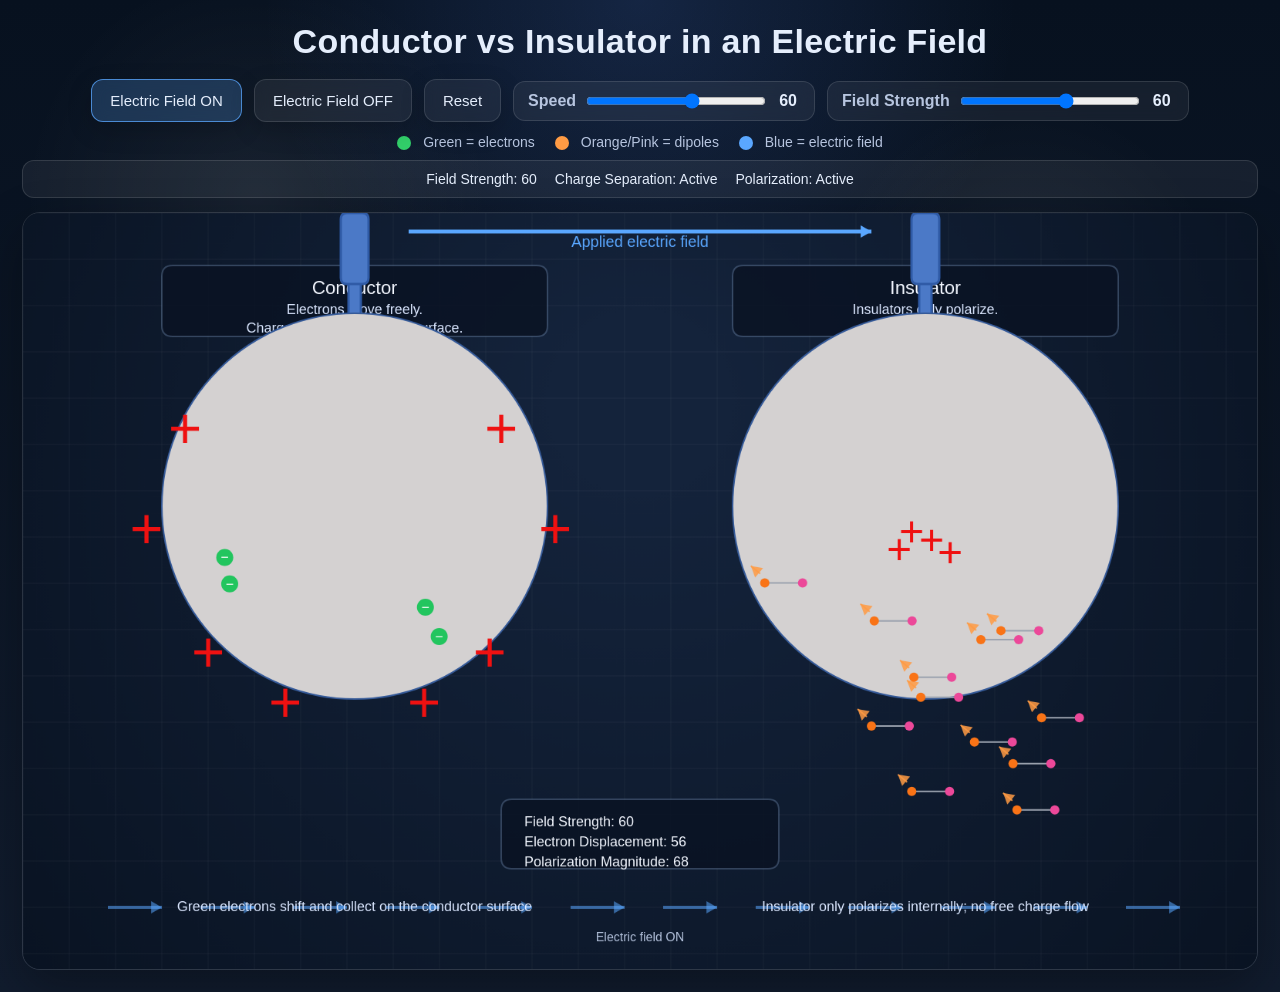
<file: index.html>
<!DOCTYPE html>
<html lang="en">
<head>
  <meta charset="UTF-8" />
  <meta name="viewport" content="width=device-width, initial-scale=1.0" />
  <title>Conductor vs Insulator Simulation</title>
  <link rel="stylesheet" href="styles.css" />
</head>
<body>
  <div class="app">
    <h1>Conductor vs Insulator in an Electric Field</h1>

    <div class="toolbar">
      <button id="fieldOn" class="active">Electric Field ON</button>
      <button id="fieldOff">Electric Field OFF</button>
      <button id="resetSim">Reset</button>

      <div class="sliderWrap">
        <label for="speedRange">Speed</label>
        <input id="speedRange" type="range" min="0" max="100" value="60" />
        <span id="speedValue">60</span>
      </div>

      <div class="sliderWrap">
        <label for="fieldStrength">Field Strength</label>
        <input id="fieldStrength" type="range" min="0" max="100" value="60" />
        <span id="fieldStrengthValue">60</span>
      </div>
    </div>

    <div class="legend">
      <span><i class="swatch electrons"></i> Green = electrons</span>
      <span><i class="swatch dipole1"></i> Orange/Pink = dipoles</span>
      <span><i class="swatch field"></i> Blue = electric field</span>
    </div>

    <div class="statusPanel">
      <div>Field Strength: <span id="statusFieldStrength">60</span></div>
      <div>Charge Separation: <span id="statusCharge">Active</span></div>
      <div>Polarization: <span id="statusPolarization">Active</span></div>
    </div>

    <canvas id="simCanvas" width="1600" height="980"></canvas>
  </div>

  <script src="script.js"></script>
</body>
</html>
</file>
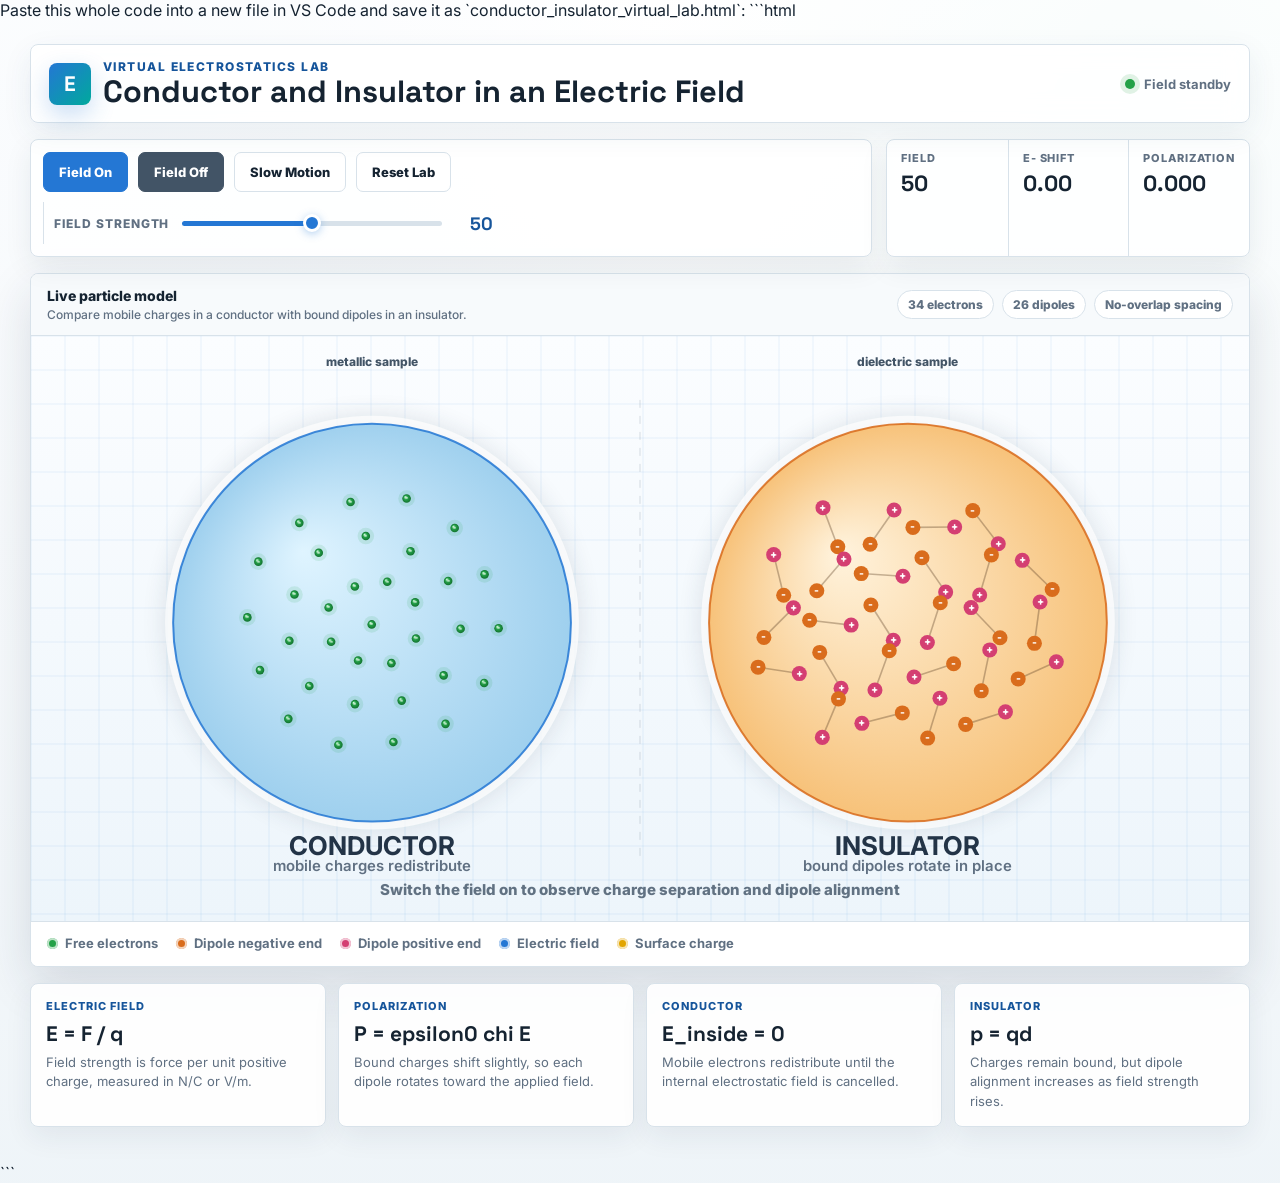
<file: simulator.html>
Paste this whole code into a new file in VS Code and save it as `conductor_insulator_virtual_lab.html`:

```html
<!DOCTYPE html>
<html lang="en">
<head>
<meta charset="UTF-8">
<meta name="viewport" content="width=device-width, initial-scale=1.0">
<title>Conductor and Insulator Virtual Lab</title>
<link rel="preconnect" href="https://fonts.googleapis.com">
<link rel="preconnect" href="https://fonts.gstatic.com" crossorigin>
<link href="https://fonts.googleapis.com/css2?family=Inter:wght@400;500;600;700;800&family=Space+Grotesk:wght@500;600;700&display=swap" rel="stylesheet">
<style>
  *, *::before, *::after { box-sizing: border-box; }

  :root {
    --page: #eef4f8;
    --surface: #ffffff;
    --surface-2: #f7fafc;
    --ink: #152331;
    --muted: #607082;
    --line: #d8e2ea;
    --blue: #2477d4;
    --blue-dark: #16559b;
    --teal: #00a99d;
    --green: #24a148;
    --orange: #d96c1c;
    --rose: #d43f72;
    --amber: #e2a500;
    --shadow: 0 18px 48px rgba(25, 45, 70, 0.14);
  }

  body {
    margin: 0;
    min-height: 100vh;
    background:
      linear-gradient(180deg, rgba(255,255,255,0.78), rgba(238,244,248,0.96)),
      radial-gradient(circle at 10% 10%, rgba(36,119,212,0.11), transparent 34%),
      radial-gradient(circle at 90% 8%, rgba(0,169,157,0.10), transparent 32%);
    color: var(--ink);
    font-family: "Inter", system-ui, -apple-system, BlinkMacSystemFont, "Segoe UI", sans-serif;
  }

  .wrapper {
    width: min(1220px, calc(100% - 32px));
    margin: 0 auto;
    padding: 24px 0 36px;
  }

  .topbar {
    display: flex;
    align-items: center;
    justify-content: space-between;
    gap: 18px;
    padding: 14px 18px;
    border: 1px solid var(--line);
    border-radius: 8px;
    background: rgba(255,255,255,0.84);
    box-shadow: 0 10px 30px rgba(43, 72, 99, 0.08);
    backdrop-filter: blur(12px);
  }

  .brand {
    display: flex;
    align-items: center;
    gap: 12px;
    min-width: 0;
  }

  .brand-mark {
    width: 42px;
    height: 42px;
    border-radius: 8px;
    display: grid;
    place-items: center;
    color: white;
    font-family: "Space Grotesk", sans-serif;
    font-size: 21px;
    font-weight: 700;
    background: linear-gradient(135deg, var(--blue), var(--teal));
    box-shadow: 0 10px 24px rgba(36,119,212,0.24);
  }

  .eyebrow {
    margin: 0 0 2px;
    color: var(--blue-dark);
    font-size: 12px;
    font-weight: 800;
    letter-spacing: 0.12em;
    text-transform: uppercase;
  }

  h1 {
    margin: 0;
    font-family: "Space Grotesk", sans-serif;
    font-size: clamp(21px, 2.4vw, 34px);
    line-height: 1.05;
    letter-spacing: 0;
  }

  .lab-status {
    display: flex;
    align-items: center;
    gap: 9px;
    color: var(--muted);
    font-size: 13px;
    font-weight: 700;
    white-space: nowrap;
  }

  .status-dot {
    width: 10px;
    height: 10px;
    border-radius: 50%;
    background: var(--green);
    box-shadow: 0 0 0 5px rgba(36,161,72,0.14);
  }

  .control-panel {
    margin-top: 16px;
    display: grid;
    grid-template-columns: minmax(0, 1fr) auto;
    gap: 14px;
    align-items: stretch;
  }

  .controls, .readouts {
    border: 1px solid var(--line);
    border-radius: 8px;
    background: rgba(255,255,255,0.9);
    box-shadow: 0 10px 28px rgba(25, 45, 70, 0.08);
  }

  .controls {
    display: flex;
    flex-wrap: wrap;
    align-items: center;
    gap: 10px;
    padding: 12px;
  }

  .btn {
    min-height: 40px;
    border: 1px solid var(--line);
    border-radius: 7px;
    padding: 0 15px;
    background: var(--surface);
    color: var(--ink);
    font: 800 13px/1 "Inter", sans-serif;
    cursor: pointer;
    transition: transform 0.16s ease, border-color 0.16s ease, background 0.16s ease, color 0.16s ease;
  }

  .btn:hover { transform: translateY(-1px); border-color: #afbfcb; }
  .btn.active, .btn-primary {
    background: var(--blue);
    border-color: var(--blue);
    color: #fff;
  }
  .btn-danger.active { background: #425466; border-color: #425466; color: #fff; }
  .btn-green.active { background: var(--green); border-color: var(--green); color: #fff; }

  .slider-wrap {
    display: grid;
    grid-template-columns: auto minmax(150px, 260px) 42px;
    align-items: center;
    gap: 11px;
    padding: 0 10px;
    min-height: 42px;
    border-left: 1px solid var(--line);
  }

  .slider-label {
    color: var(--muted);
    font-size: 12px;
    font-weight: 800;
    text-transform: uppercase;
    letter-spacing: 0.08em;
  }

  .slider-val {
    color: var(--blue-dark);
    font-family: "Space Grotesk", sans-serif;
    font-size: 18px;
    font-weight: 700;
    text-align: right;
  }

  input[type=range] {
    width: 100%;
    height: 5px;
    appearance: none;
    border-radius: 999px;
    background: linear-gradient(90deg, var(--blue) var(--pct, 50%), #d8e2ea var(--pct, 50%));
    outline: none;
  }

  input[type=range]::-webkit-slider-thumb {
    appearance: none;
    width: 18px;
    height: 18px;
    border-radius: 50%;
    border: 3px solid #fff;
    background: var(--blue);
    box-shadow: 0 2px 8px rgba(36,119,212,0.35);
    cursor: pointer;
  }

  .readouts {
    display: grid;
    grid-template-columns: repeat(3, minmax(112px, 1fr));
    gap: 0;
    overflow: hidden;
  }

  .metric {
    padding: 11px 14px;
    border-left: 1px solid var(--line);
  }
  .metric:first-child { border-left: 0; }
  .metric-label {
    color: var(--muted);
    font-size: 11px;
    font-weight: 800;
    letter-spacing: 0.08em;
    text-transform: uppercase;
  }
  .metric-value {
    margin-top: 4px;
    font-family: "Space Grotesk", sans-serif;
    font-size: 22px;
    font-weight: 700;
  }

  .sim-shell {
    margin-top: 16px;
    border: 1px solid var(--line);
    border-radius: 8px;
    background: var(--surface);
    box-shadow: var(--shadow);
    overflow: hidden;
  }

  .sim-header {
    display: flex;
    align-items: center;
    justify-content: space-between;
    gap: 14px;
    padding: 13px 16px;
    border-bottom: 1px solid var(--line);
    background: var(--surface-2);
  }

  .sim-title {
    margin: 0;
    font-size: 14px;
    font-weight: 800;
  }

  .sim-note {
    margin: 3px 0 0;
    color: var(--muted);
    font-size: 12px;
    font-weight: 500;
  }

  .pill-row {
    display: flex;
    flex-wrap: wrap;
    justify-content: flex-end;
    gap: 8px;
  }

  .pill {
    border: 1px solid var(--line);
    border-radius: 999px;
    padding: 6px 10px;
    background: #fff;
    color: var(--muted);
    font-size: 12px;
    font-weight: 800;
  }

  .canvas-wrap {
    position: relative;
    background:
      linear-gradient(rgba(36,119,212,0.055) 1px, transparent 1px),
      linear-gradient(90deg, rgba(36,119,212,0.055) 1px, transparent 1px),
      #fbfdff;
    background-size: 34px 34px;
  }

  #simCanvas {
    display: block;
    width: 100%;
    height: auto;
  }

  .legend {
    display: flex;
    flex-wrap: wrap;
    gap: 10px 18px;
    align-items: center;
    padding: 13px 16px 15px;
    border-top: 1px solid var(--line);
    background: #fff;
  }

  .legend-item {
    display: flex;
    align-items: center;
    gap: 7px;
    color: var(--muted);
    font-size: 13px;
    font-weight: 700;
  }

  .legend-dot {
    width: 11px;
    height: 11px;
    border-radius: 50%;
    box-shadow: inset 0 0 0 2px rgba(255,255,255,0.7);
  }
  .dot-electron { background: var(--green); }
  .dot-negative { background: var(--orange); }
  .dot-positive { background: var(--rose); }
  .dot-field { background: var(--blue); }
  .dot-surface { background: var(--amber); }

  .learning-panel {
    margin-top: 16px;
    display: grid;
    grid-template-columns: repeat(4, minmax(0, 1fr));
    gap: 12px;
  }

  .concept {
    border: 1px solid var(--line);
    border-radius: 8px;
    padding: 15px;
    background: rgba(255,255,255,0.92);
    box-shadow: 0 10px 28px rgba(25, 45, 70, 0.07);
  }

  .concept-kicker {
    color: var(--blue-dark);
    font-size: 11px;
    font-weight: 800;
    letter-spacing: 0.09em;
    text-transform: uppercase;
  }

  .formula {
    margin: 7px 0 6px;
    font-family: "Space Grotesk", sans-serif;
    font-size: 21px;
    font-weight: 700;
  }

  .concept p {
    margin: 0;
    color: var(--muted);
    font-size: 13px;
    line-height: 1.48;
  }

  @media (max-width: 900px) {
    .control-panel { grid-template-columns: 1fr; }
    .readouts { grid-template-columns: repeat(3, 1fr); }
    .learning-panel { grid-template-columns: repeat(2, minmax(0, 1fr)); }
    .slider-wrap { border-left: 0; width: 100%; }
  }

  @media (max-width: 640px) {
    .wrapper { width: min(100% - 20px, 1220px); padding-top: 12px; }
    .topbar, .sim-header { align-items: flex-start; flex-direction: column; }
    .lab-status { white-space: normal; }
    .controls { align-items: stretch; }
    .btn { flex: 1 1 42%; }
    .slider-wrap { grid-template-columns: 1fr; padding: 8px 0 0; }
    .slider-val { text-align: left; }
    .readouts, .learning-panel { grid-template-columns: 1fr; }
    .metric { border-left: 0; border-top: 1px solid var(--line); }
    .metric:first-child { border-top: 0; }
  }
</style>
</head>
<body>
<main class="wrapper">
  <section class="topbar" aria-label="Virtual lab header">
    <div class="brand">
      <div class="brand-mark">E</div>
      <div>
        <p class="eyebrow">Virtual Electrostatics Lab</p>
        <h1>Conductor and Insulator in an Electric Field</h1>
      </div>
    </div>
    <div class="lab-status"><span class="status-dot"></span><span id="statusText">Field standby</span></div>
  </section>

  <section class="control-panel" aria-label="Simulation controls">
    <div class="controls">
      <button class="btn btn-primary" id="btnOn">Field On</button>
      <button class="btn btn-danger active" id="btnOff">Field Off</button>
      <button class="btn btn-green" id="btnSlow">Slow Motion</button>
      <button class="btn" id="btnReset">Reset Lab</button>
      <div class="slider-wrap">
        <span class="slider-label">Field strength</span>
        <input type="range" id="fieldSlider" min="0" max="100" value="50" aria-label="Field strength">
        <span class="slider-val" id="sliderVal">50</span>
      </div>
    </div>
    <div class="readouts" aria-label="Live readouts">
      <div class="metric">
        <div class="metric-label">Field</div>
        <div class="metric-value" id="dpField">50</div>
      </div>
      <div class="metric">
        <div class="metric-label">e- shift</div>
        <div class="metric-value" id="dpDisp">0.00</div>
      </div>
      <div class="metric">
        <div class="metric-label">Polarization</div>
        <div class="metric-value" id="dpPol">0.000</div>
      </div>
    </div>
  </section>

  <section class="sim-shell">
    <div class="sim-header">
      <div>
        <h2 class="sim-title">Live particle model</h2>
        <p class="sim-note">Compare mobile charges in a conductor with bound dipoles in an insulator.</p>
      </div>
      <div class="pill-row">
        <span class="pill" id="electronCount">34 electrons</span>
        <span class="pill" id="dipoleCount">24 dipoles</span>
        <span class="pill">No-overlap spacing</span>
      </div>
    </div>
    <div class="canvas-wrap">
      <canvas id="simCanvas"></canvas>
    </div>
    <div class="legend">
      <div class="legend-item"><span class="legend-dot dot-electron"></span>Free electrons</div>
      <div class="legend-item"><span class="legend-dot dot-negative"></span>Dipole negative end</div>
      <div class="legend-item"><span class="legend-dot dot-positive"></span>Dipole positive end</div>
      <div class="legend-item"><span class="legend-dot dot-field"></span>Electric field</div>
      <div class="legend-item"><span class="legend-dot dot-surface"></span>Surface charge</div>
    </div>
  </section>

  <section class="learning-panel" aria-label="Physics notes">
    <article class="concept">
      <div class="concept-kicker">Electric field</div>
      <div class="formula">E = F / q</div>
      <p>Field strength is force per unit positive charge, measured in N/C or V/m.</p>
    </article>
    <article class="concept">
      <div class="concept-kicker">Polarization</div>
      <div class="formula">P = epsilon0 chi E</div>
      <p>Bound charges shift slightly, so each dipole rotates toward the applied field.</p>
    </article>
    <article class="concept">
      <div class="concept-kicker">Conductor</div>
      <div class="formula">E_inside = 0</div>
      <p>Mobile electrons redistribute until the internal electrostatic field is cancelled.</p>
    </article>
    <article class="concept">
      <div class="concept-kicker">Insulator</div>
      <div class="formula">p = qd</div>
      <p>Charges remain bound, but dipole alignment increases as field strength rises.</p>
    </article>
  </section>
</main>

<script>
const canvas = document.getElementById("simCanvas");
const ctx = canvas.getContext("2d");

let fieldOn = false;
let slowMo = false;
let fieldStr = 50;
let time = 0;
let lastTime = 0;
let arrowPhase = 0;

const NUM_ELECTRONS = 34;
const NUM_DIPOLES = 24;
const ELECTRON_GAP = 7;
const SOLVER_ITERATIONS = 14;

let electrons = [];
let dipoles = [];

function layout() {
  const W = canvas.width;
  const H = canvas.height;
  const R = Math.min(W * 0.168, H * 0.34);
  return {
    W,
    H,
    R,
    cCX: W * 0.28,
    iCX: W * 0.72,
    cY: H * 0.49
  };
}

function resize() {
  const width = Math.min(canvas.parentElement.clientWidth, 1220);
  const height = Math.max(430, Math.round(width * 0.48));
  canvas.width = width;
  canvas.height = height;
  canvas.style.height = height + "px";
  initParticles();
}

function pointFits(x, y, radius, placed, minDistance) {
  const { cCX, cY, R } = layout();
  const dx = x - cCX;
  const dy = y - cY;
  if (Math.sqrt(dx * dx + dy * dy) > R * 0.76 - radius) return false;

  return placed.every(p => {
    const ddx = x - p.x;
    const ddy = y - p.y;
    return Math.sqrt(ddx * ddx + ddy * ddy) >= minDistance;
  });
}

function initElectrons() {
  const { cCX, cY, R } = layout();
  electrons = [];

  const radius = Math.max(3.1, Math.min(4.3, R * 0.034));
  const minDistance = radius * 2 + ELECTRON_GAP;

  const rings = [
    { count: 1, r: 0 },
    { count: 8, r: R * 0.22 },
    { count: 11, r: R * 0.43 },
    { count: 14, r: R * 0.63 }
  ];

  rings.forEach((ring, ringIndex) => {
    for (let i = 0; i < ring.count && electrons.length < NUM_ELECTRONS; i++) {
      const angle = ring.count === 1 ? 0 : (i / ring.count) * Math.PI * 2 + ringIndex * 0.31;
      const wobble = ring.count === 1 ? 0 : Math.sin(i * 1.9 + ringIndex) * R * 0.018;
      const x = cCX + Math.cos(angle) * (ring.r + wobble);
      const y = cY + Math.sin(angle) * (ring.r + wobble);
      const vAngle = angle + Math.PI / 2 + (Math.random() - 0.5) * 0.8;

      electrons.push({
        x,
        y,
        homeX: x,
        homeY: y,
        vx: Math.cos(vAngle) * (0.45 + Math.random() * 0.35),
        vy: Math.sin(vAngle) * (0.45 + Math.random() * 0.35),
        r: radius
      });
    }
  });

  let attempts = 0;
  while (electrons.length < NUM_ELECTRONS && attempts < 1200) {
    attempts++;
    const a = Math.random() * Math.PI * 2;
    const rr = Math.sqrt(Math.random()) * R * 0.7;
    const x = cCX + Math.cos(a) * rr;
    const y = cY + Math.sin(a) * rr;

    if (!pointFits(x, y, radius, electrons, minDistance)) continue;

    electrons.push({
      x,
      y,
      homeX: x,
      homeY: y,
      vx: (Math.random() - 0.5) * 0.8,
      vy: (Math.random() - 0.5) * 0.8,
      r: radius
    });
  }
}

function initDipoles() {
  const { iCX, cY, R } = layout();
  dipoles = [];

  const cols = 6;
  const rows = 5;
  const xGap = R * 0.26;
  const yGap = R * 0.24;

  for (let row = 0; row < rows; row++) {
    for (let col = 0; col < cols; col++) {
      const x = iCX + (col - (cols - 1) / 2) * xGap;
      const y = cY + (row - (rows - 1) / 2) * yGap;
      const dx = x - iCX;
      const dy = y - cY;

      if (Math.sqrt(dx * dx + dy * dy) > R * 0.72) continue;

      dipoles.push({
        cx: x,
        cy: y,
        angle: ((row + col) % 6) * Math.PI / 3 + 0.25,
        targetAngle: Math.random() * Math.PI * 2,
        len: R * 0.105,
        phase: row * 0.9 + col * 0.45
      });
    }
  }

  document.getElementById("electronCount").textContent = electrons.length + " electrons";
  document.getElementById("dipoleCount").textContent = dipoles.length + " dipoles";
}

function initParticles() {
  initElectrons();
  initDipoles();
}

function roundRect(c, x, y, w, h, r) {
  c.beginPath();
  c.moveTo(x + r, y);
  c.lineTo(x + w - r, y);
  c.quadraticCurveTo(x + w, y, x + w, y + r);
  c.lineTo(x + w, y + h - r);
  c.quadraticCurveTo(x + w, y + h, x + w - r, y + h);
  c.lineTo(x + r, y + h);
  c.quadraticCurveTo(x, y + h, x, y + h - r);
  c.lineTo(x, y + r);
  c.quadraticCurveTo(x, y, x + r, y);
  c.closePath();
}

function drawArrow(x1, y1, x2, y2, color, alpha, width = 2) {
  const dx = x2 - x1;
  const dy = y2 - y1;
  const len = Math.sqrt(dx * dx + dy * dy);
  const ux = dx / len;
  const uy = dy / len;
  const head = width * 5.5;
  const ex = x2 - ux * head;
  const ey = y2 - uy * head;
  const px = -uy;
  const py = ux;

  ctx.save();
  ctx.globalAlpha = alpha;
  ctx.strokeStyle = color;
  ctx.fillStyle = color;
  ctx.lineWidth = width;
  ctx.lineCap = "round";

  ctx.beginPath();
  ctx.moveTo(x1, y1);
  ctx.lineTo(ex, ey);
  ctx.stroke();

  ctx.beginPath();
  ctx.moveTo(x2, y2);
  ctx.lineTo(ex + px * head * 0.45, ey + py * head * 0.45);
  ctx.lineTo(ex - px * head * 0.45, ey - py * head * 0.45);
  ctx.closePath();
  ctx.fill();

  ctx.restore();
}

function updateElectrons(dt) {
  const { cCX, cY, R } = layout();
  const intensity = fieldOn ? fieldStr / 100 : 0;
  const speed = (slowMo ? 0.42 : 1) * dt;
  const maxR = R * 0.76;

  electrons.forEach(e => {
    const targetX = e.homeX - intensity * R * 0.18;
    const targetY = e.homeY;

    e.vx += (targetX - e.x) * 0.004 * speed;
    e.vy += (targetY - e.y) * 0.004 * speed;

    e.vx += Math.sin(time * 2.1 + e.homeX * 0.02) * 0.018 * speed;
    e.vy += Math.cos(time * 1.9 + e.homeY * 0.02) * 0.018 * speed;

    const maxSpeed = slowMo ? 0.58 : 1.14;
    const spd = Math.sqrt(e.vx * e.vx + e.vy * e.vy);

    if (spd > maxSpeed) {
      e.vx = (e.vx / spd) * maxSpeed;
      e.vy = (e.vy / spd) * maxSpeed;
    }

    e.x += e.vx * speed;
    e.y += e.vy * speed;
  });

  for (let iter = 0; iter < SOLVER_ITERATIONS; iter++) {
    for (let i = 0; i < electrons.length; i++) {
      for (let j = i + 1; j < electrons.length; j++) {
        const a = electrons[i];
        const b = electrons[j];

        const dx = a.x - b.x;
        const dy = a.y - b.y;
        const minDist = a.r + b.r + ELECTRON_GAP;
        const dsq = dx * dx + dy * dy;

        if (dsq < minDist * minDist && dsq > 0.0001) {
          const d = Math.sqrt(dsq);
          const push = (minDist - d) * 0.5;
          const nx = dx / d;
          const ny = dy / d;

          a.x += nx * push;
          a.y += ny * push;
          b.x -= nx * push;
          b.y -= ny * push;
        }
      }
    }

    electrons.forEach(e => {
      const dx = e.x - cCX;
      const dy = e.y - cY;
      const dist = Math.sqrt(dx * dx + dy * dy);
      const limit = maxR - e.r;

      if (dist > limit && dist > 0) {
        e.x = cCX + (dx / dist) * limit;
        e.y = cY + (dy / dist) * limit;

        const nx = dx / dist;
        const ny = dy / dist;
        const dot = e.vx * nx + e.vy * ny;

        e.vx -= 1.75 * dot * nx;
        e.vy -= 1.75 * dot * ny;
      }
    });
  }
}

function updateDipoles(dt) {
  const speed = (slowMo ? 0.42 : 1) * dt;

  dipoles.forEach(d => {
    d.targetAngle = fieldOn ? 0 : Math.sin(time * 0.32 + d.phase) * 0.65 + d.phase;

    let diff = d.targetAngle - d.angle;

    while (diff > Math.PI) diff -= Math.PI * 2;
    while (diff < -Math.PI) diff += Math.PI * 2;

    d.angle += diff * 0.075 * speed;
  });
}

function drawBackground() {
  const { W, H } = layout();

  ctx.clearRect(0, 0, W, H);

  const bg = ctx.createLinearGradient(0, 0, 0, H);
  bg.addColorStop(0, "#fbfdff");
  bg.addColorStop(1, "#edf5fb");

  ctx.fillStyle = bg;
  ctx.fillRect(0, 0, W, H);

  ctx.strokeStyle = "rgba(36, 119, 212, 0.09)";
  ctx.lineWidth = 1;

  for (let x = 0; x <= W; x += 34) {
    ctx.beginPath();
    ctx.moveTo(x, 0);
    ctx.lineTo(x, H);
    ctx.stroke();
  }

  for (let y = 0; y <= H; y += 34) {
    ctx.beginPath();
    ctx.moveTo(0, y);
    ctx.lineTo(W, y);
    ctx.stroke();
  }
}

function drawFieldArrows() {
  if (!fieldOn) return;

  const { W, H } = layout();
  const intensity = fieldStr / 100;
  const arrowLen = W * (0.052 + intensity * 0.018);
  const rows = 8;
  const spacing = H / (rows + 1);

  for (let row = 0; row < rows; row++) {
    const y = spacing * (row + 1);

    for (let col = -1; col < 9; col++) {
      const stride = W / 6.4;
      const phase = (arrowPhase + row * 0.08 + col * 0.13) % 1;
      const x = col * stride + phase * stride - arrowLen;

      if (x < -arrowLen || x > W + arrowLen) continue;

      drawArrow(
        x,
        y,
        x + arrowLen,
        y,
        "#2477d4",
        0.2 + intensity * 0.52,
        1.4 + intensity * 1.35
      );
    }
  }
}

function drawSpecimen(cx, cy, R, fillA, fillB, border, label, note) {
  ctx.save();
  ctx.shadowColor = "rgba(33, 55, 78, 0.18)";
  ctx.shadowBlur = 24;
  ctx.fillStyle = "rgba(255,255,255,0.72)";
  ctx.beginPath();
  ctx.arc(cx, cy, R * 1.04, 0, Math.PI * 2);
  ctx.fill();
  ctx.restore();

  const fill = ctx.createRadialGradient(cx - R * 0.35, cy - R * 0.36, 0, cx, cy, R);
  fill.addColorStop(0, fillA);
  fill.addColorStop(1, fillB);

  ctx.fillStyle = fill;
  ctx.beginPath();
  ctx.arc(cx, cy, R, 0, Math.PI * 2);
  ctx.fill();

  ctx.strokeStyle = border;
  ctx.lineWidth = 2;
  ctx.beginPath();
  ctx.arc(cx, cy, R, 0, Math.PI * 2);
  ctx.stroke();

  ctx.fillStyle = "#233447";
  ctx.font = `700 ${Math.max(15, R * 0.13)}px Inter, sans-serif`;
  ctx.textAlign = "center";
  ctx.textBaseline = "middle";
  ctx.fillText(label, cx, cy + R + 26);

  ctx.fillStyle = "#607082";
  ctx.font = `600 ${Math.max(11, R * 0.075)}px Inter, sans-serif`;
  ctx.fillText(note, cx, cy + R + 45);
}

function drawConductor() {
  const { cCX, cY, R } = layout();

  drawSpecimen(
    cCX,
    cY,
    R,
    "#dff4ff",
    "#9fd0ee",
    "rgba(36,119,212,0.85)",
    "CONDUCTOR",
    "mobile charges redistribute"
  );

  electrons.forEach(e => {
    ctx.save();

    ctx.fillStyle = "rgba(36,161,72,0.12)";
    ctx.beginPath();
    ctx.arc(e.x, e.y, e.r + 4, 0, Math.PI * 2);
    ctx.fill();

    const grad = ctx.createRadialGradient(e.x - e.r * 0.35, e.y - e.r * 0.4, 0, e.x, e.y, e.r);
    grad.addColorStop(0, "#d7ffe1");
    grad.addColorStop(0.48, "#24a148");
    grad.addColorStop(1, "#12722f");

    ctx.fillStyle = grad;
    ctx.beginPath();
    ctx.arc(e.x, e.y, e.r, 0, Math.PI * 2);
    ctx.fill();

    ctx.fillStyle = "#ffffff";
    ctx.font = `800 ${Math.max(7, e.r * 1.45)}px Inter, sans-serif`;
    ctx.textAlign = "center";
    ctx.textBaseline = "middle";
    ctx.fillText("-", e.x, e.y - 0.2);

    ctx.restore();
  });

  if (fieldOn) {
    const intensity = fieldStr / 100;

    for (let i = 0; i < 12; i++) {
      const a = -Math.PI / 2 + (i / 11) * Math.PI;
      const px = cCX + Math.cos(a) * (R + 10);
      const py = cY + Math.sin(a) * (R + 10);

      ctx.fillStyle = `rgba(226,165,0,${0.48 + intensity * 0.5})`;
      ctx.font = `800 ${12 + intensity * 6}px Inter, sans-serif`;
      ctx.textAlign = "center";
      ctx.textBaseline = "middle";
      ctx.fillText("+", px, py);
    }

    const w = R * 0.86;
    const h = 28;
    const x = cCX - w / 2;
    const y = cY + R * 0.44;

    ctx.fillStyle = "rgba(255,255,255,0.82)";
    ctx.strokeStyle = "rgba(36,119,212,0.35)";

    roundRect(ctx, x, y, w, h, 7);
    ctx.fill();
    ctx.stroke();

    ctx.fillStyle = "#16559b";
    ctx.font = `800 ${Math.max(11, h * 0.42)}px Inter, sans-serif`;
    ctx.textAlign = "center";
    ctx.fillText("E_inside = 0", cCX, y + h / 2);
  }
}

function drawInsulator() {
  const { iCX, cY, R } = layout();

  drawSpecimen(
    iCX,
    cY,
    R,
    "#fff3dd",
    "#f7c27a",
    "rgba(217,108,28,0.86)",
    "INSULATOR",
    "bound dipoles rotate in place"
  );

  dipoles.forEach(d => {
    const intensity = fieldOn ? fieldStr / 100 : 0;
    const half = d.len * (1 + intensity * 0.16);
    const cos = Math.cos(d.angle);
    const sin = Math.sin(d.angle);

    const nx = d.cx + cos * half;
    const ny = d.cy + sin * half;
    const px = d.cx - cos * half;
    const py = d.cy - sin * half;
    const dr = Math.max(4.2, d.len * 0.36);

    ctx.strokeStyle = "rgba(91, 65, 38, 0.36)";
    ctx.lineWidth = 1.6;
    ctx.beginPath();
    ctx.moveTo(nx, ny);
    ctx.lineTo(px, py);
    ctx.stroke();

    ctx.fillStyle = "#d96c1c";
    ctx.beginPath();
    ctx.arc(nx, ny, dr, 0, Math.PI * 2);
    ctx.fill();

    ctx.fillStyle = "#fff";
    ctx.font = `800 ${Math.max(7, dr * 1.4)}px Inter, sans-serif`;
    ctx.textAlign = "center";
    ctx.textBaseline = "middle";
    ctx.fillText("-", nx, ny - 0.2);

    ctx.fillStyle = "#d43f72";
    ctx.beginPath();
    ctx.arc(px, py, dr, 0, Math.PI * 2);
    ctx.fill();

    ctx.fillStyle = "#fff";
    ctx.fillText("+", px, py - 0.2);
  });

  if (fieldOn) {
    const pct = Math.round(fieldStr);
    const w = R * 0.92;
    const h = 28;
    const x = iCX - w / 2;
    const y = cY + R * 0.44;

    ctx.fillStyle = "rgba(255,255,255,0.82)";
    ctx.strokeStyle = "rgba(217,108,28,0.36)";

    roundRect(ctx, x, y, w, h, 7);
    ctx.fill();
    ctx.stroke();

    ctx.fillStyle = "#9b4612";
    ctx.font = `800 ${Math.max(11, h * 0.42)}px Inter, sans-serif`;
    ctx.textAlign = "center";
    ctx.fillText(`Polarized ${pct}%`, iCX, y + h / 2);
  }
}

function drawLabels() {
  const { W, H, R, cCX, iCX, cY } = layout();

  ctx.save();

  ctx.strokeStyle = "rgba(96,112,130,0.22)";
  ctx.setLineDash([8, 8]);
  ctx.beginPath();
  ctx.moveTo(W / 2, cY - R * 1.12);
  ctx.lineTo(W / 2, cY + R * 1.2);
  ctx.stroke();
  ctx.setLineDash([]);

  ctx.fillStyle = "#425466";
  ctx.font = "800 12px Inter, sans-serif";
  ctx.textAlign = "center";
  ctx.fillText("metallic sample", cCX, 30);
  ctx.fillText("dielectric sample", iCX, 30);

  if (!fieldOn) {
    ctx.fillStyle = "rgba(66,84,102,0.82)";
    ctx.font = "800 15px Inter, sans-serif";
    ctx.fillText("Switch the field on to observe charge separation and dipole alignment", W / 2, H - 26);
  }

  ctx.restore();
}

function updateMetrics() {
  const intensity = fieldOn ? fieldStr / 100 : 0;

  document.getElementById("dpField").textContent = fieldStr;
  document.getElementById("dpDisp").textContent = (intensity * 9.87).toFixed(2);
  document.getElementById("dpPol").textContent = (intensity * intensity * 8.854).toFixed(3);
  document.getElementById("statusText").textContent = fieldOn ? "Field active" : "Field standby";
}

function loop(ts) {
  const dt = lastTime ? Math.min((ts - lastTime) / 16.67, 2.5) : 1;

  lastTime = ts;
  time += 0.016 * (slowMo ? 0.42 : 1);

  arrowPhase = (
    arrowPhase +
    (fieldOn ? 0.0055 * (0.4 + fieldStr / 100) * (slowMo ? 0.42 : 1) : 0)
  ) % 1;

  updateElectrons(dt);
  updateDipoles(dt);
  drawBackground();
  drawFieldArrows();
  drawLabels();
  drawConductor();
  drawInsulator();
  updateMetrics();

  requestAnimationFrame(loop);
}

const btnOn = document.getElementById("btnOn");
const btnOff = document.getElementById("btnOff");
const btnSlow = document.getElementById("btnSlow");
const btnReset = document.getElementById("btnReset");
const slider = document.getElementById("fieldSlider");
const sliderVal = document.getElementById("sliderVal");

btnOn.addEventListener("click", () => {
  fieldOn = true;
  btnOn.classList.add("active");
  btnOff.classList.remove("active");
});

btnOff.addEventListener("click", () => {
  fieldOn = false;
  btnOff.classList.add("active");
  btnOn.classList.remove("active");
});

btnSlow.addEventListener("click", () => {
  slowMo = !slowMo;
  btnSlow.classList.toggle("active", slowMo);
});

btnReset.addEventListener("click", () => {
  fieldOn = false;
  slowMo = false;
  fieldStr = 50;

  slider.value = 50;
  sliderVal.textContent = "50";
  slider.style.setProperty("--pct", "50%");

  btnOn.classList.remove("active");
  btnOff.classList.add("active");
  btnSlow.classList.remove("active");

  initParticles();
});

slider.addEventListener("input", () => {
  fieldStr = Number(slider.value);
  sliderVal.textContent = fieldStr;
  slider.style.setProperty("--pct", fieldStr + "%");
});

slider.style.setProperty("--pct", "50%");

window.addEventListener("resize", resize);

resize();
requestAnimationFrame(loop);
</script>
</body>
</html>
```
</file>
<file: styles.css>
:root {
  --bg1: #07111f;
  --bg2: #111c2e;
  --panel: rgba(255, 255, 255, 0.06);
  --line: rgba(255, 255, 255, 0.12);
  --text: #e5eefc;
  --muted: #b7c5df;
  --blue: #5aa7ff;
  --green: #32d06a;
  --orange: #ff9b44;
  --pink: #ff5aa9;
}

* {
  box-sizing: border-box;
  margin: 0;
  padding: 0;
  font-family: "Segoe UI", Arial, sans-serif;
}

body {
  min-height: 100vh;
  padding: 22px;
  color: var(--text);
  background:
    radial-gradient(circle at top, rgba(92, 143, 255, 0.16), transparent 32%),
    radial-gradient(circle at 20% 20%, rgba(255, 255, 255, 0.06), transparent 18%),
    radial-gradient(circle at 80% 30%, rgba(255, 255, 255, 0.05), transparent 16%),
    linear-gradient(180deg, var(--bg1), var(--bg2));
}

.app {
  max-width: 1660px;
  margin: 0 auto;
}

h1 {
  text-align: center;
  font-size: 34px;
  font-weight: 600;
  margin-bottom: 18px;
  color: var(--text);
  letter-spacing: 0.3px;
}

.toolbar {
  display: flex;
  justify-content: center;
  align-items: center;
  gap: 12px;
  flex-wrap: wrap;
  margin-bottom: 12px;
}

button {
  border: 1px solid var(--line);
  border-radius: 12px;
  background: var(--panel);
  color: var(--text);
  padding: 12px 18px;
  font-size: 15px;
  cursor: pointer;
  backdrop-filter: blur(8px);
  box-shadow: 0 8px 24px rgba(0, 0, 0, 0.18);
}

button:hover {
  border-color: rgba(90, 167, 255, 0.55);
}

button.active {
  background: rgba(90, 167, 255, 0.22);
  border-color: rgba(90, 167, 255, 0.75);
}

.sliderWrap {
  display: flex;
  align-items: center;
  gap: 10px;
  background: var(--panel);
  padding: 10px 14px;
  border-radius: 12px;
  border: 1px solid var(--line);
  backdrop-filter: blur(8px);
}

.sliderWrap label {
  font-weight: 600;
  color: var(--muted);
}

.sliderWrap input[type="range"] {
  width: 180px;
}

#speedValue,
#fieldStrengthValue {
  display: inline-block;
  min-width: 24px;
  text-align: center;
  font-weight: 700;
  color: var(--text);
}

.legend {
  display: flex;
  justify-content: center;
  flex-wrap: wrap;
  gap: 20px;
  margin-bottom: 10px;
  font-size: 14px;
  color: var(--muted);
}

.statusPanel {
  display: flex;
  justify-content: center;
  flex-wrap: wrap;
  gap: 18px;
  margin: 10px 0 14px;
  padding: 10px 14px;
  border: 1px solid var(--line);
  border-radius: 12px;
  background: var(--panel);
  color: var(--text);
  font-size: 14px;
}

.swatch {
  display: inline-block;
  width: 14px;
  height: 14px;
  border-radius: 50%;
  margin-right: 8px;
  vertical-align: middle;
}

.electrons { background: var(--green); }
.dipole1 { background: var(--orange); }
.field { background: var(--blue); }

canvas {
  width: 100%;
  max-width: 1600px;
  height: auto;
  display: block;
  margin: 0 auto;
  border: 1px solid rgba(255, 255, 255, 0.12);
  border-radius: 18px;
  background: transparent;
  box-shadow: 0 18px 50px rgba(0, 0, 0, 0.3);
}
</file>
